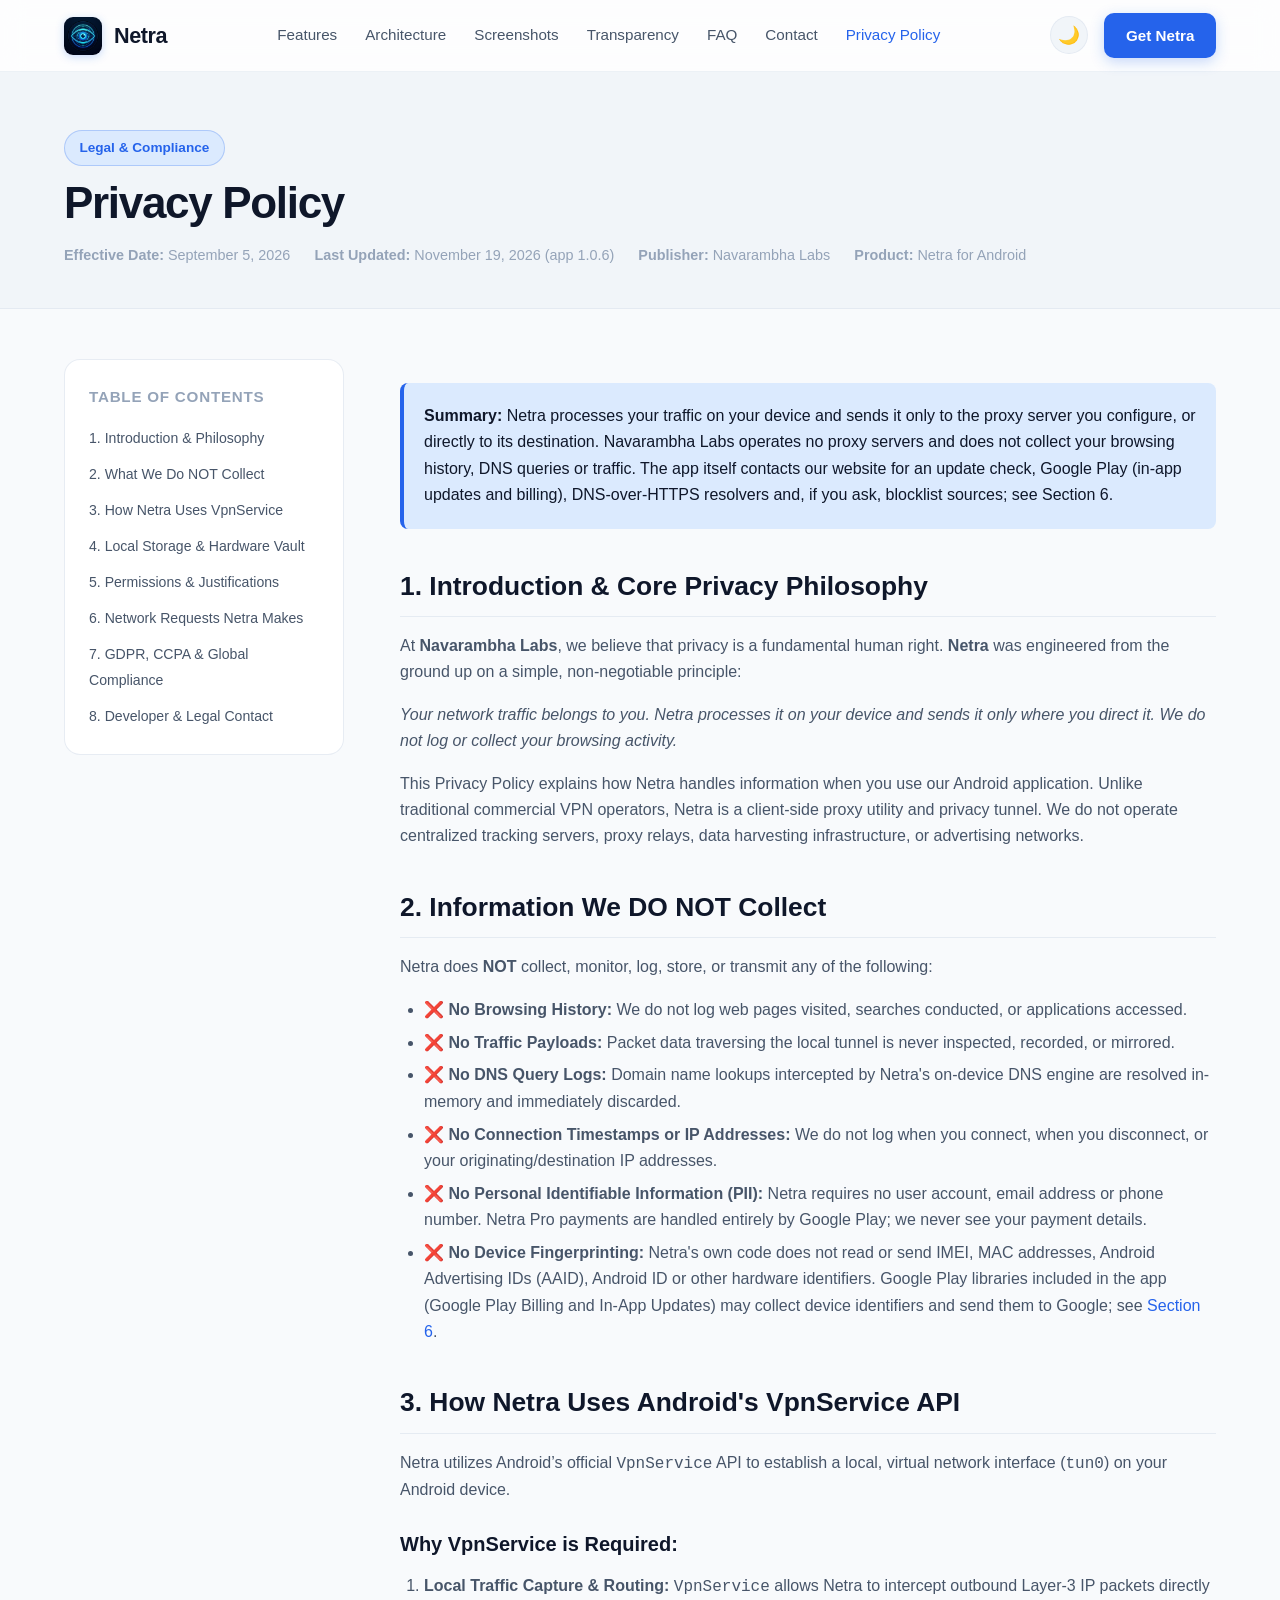
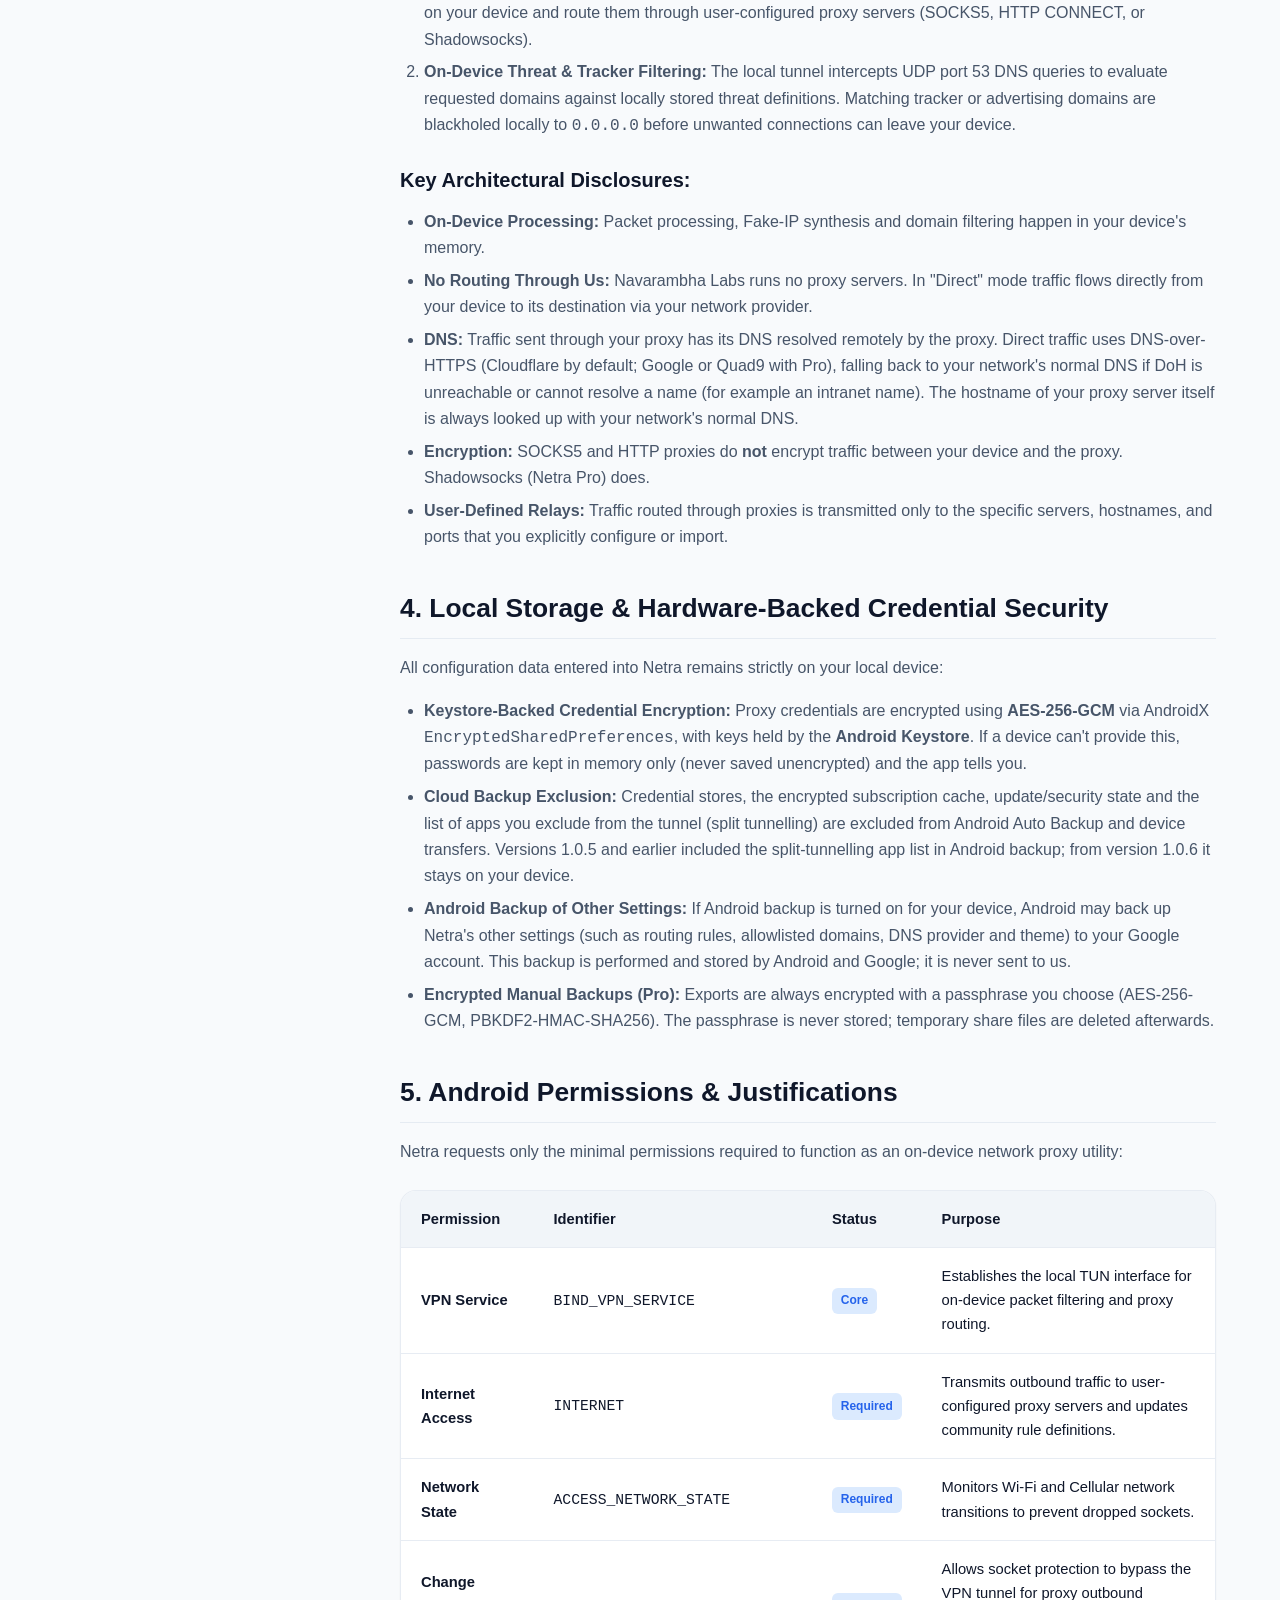
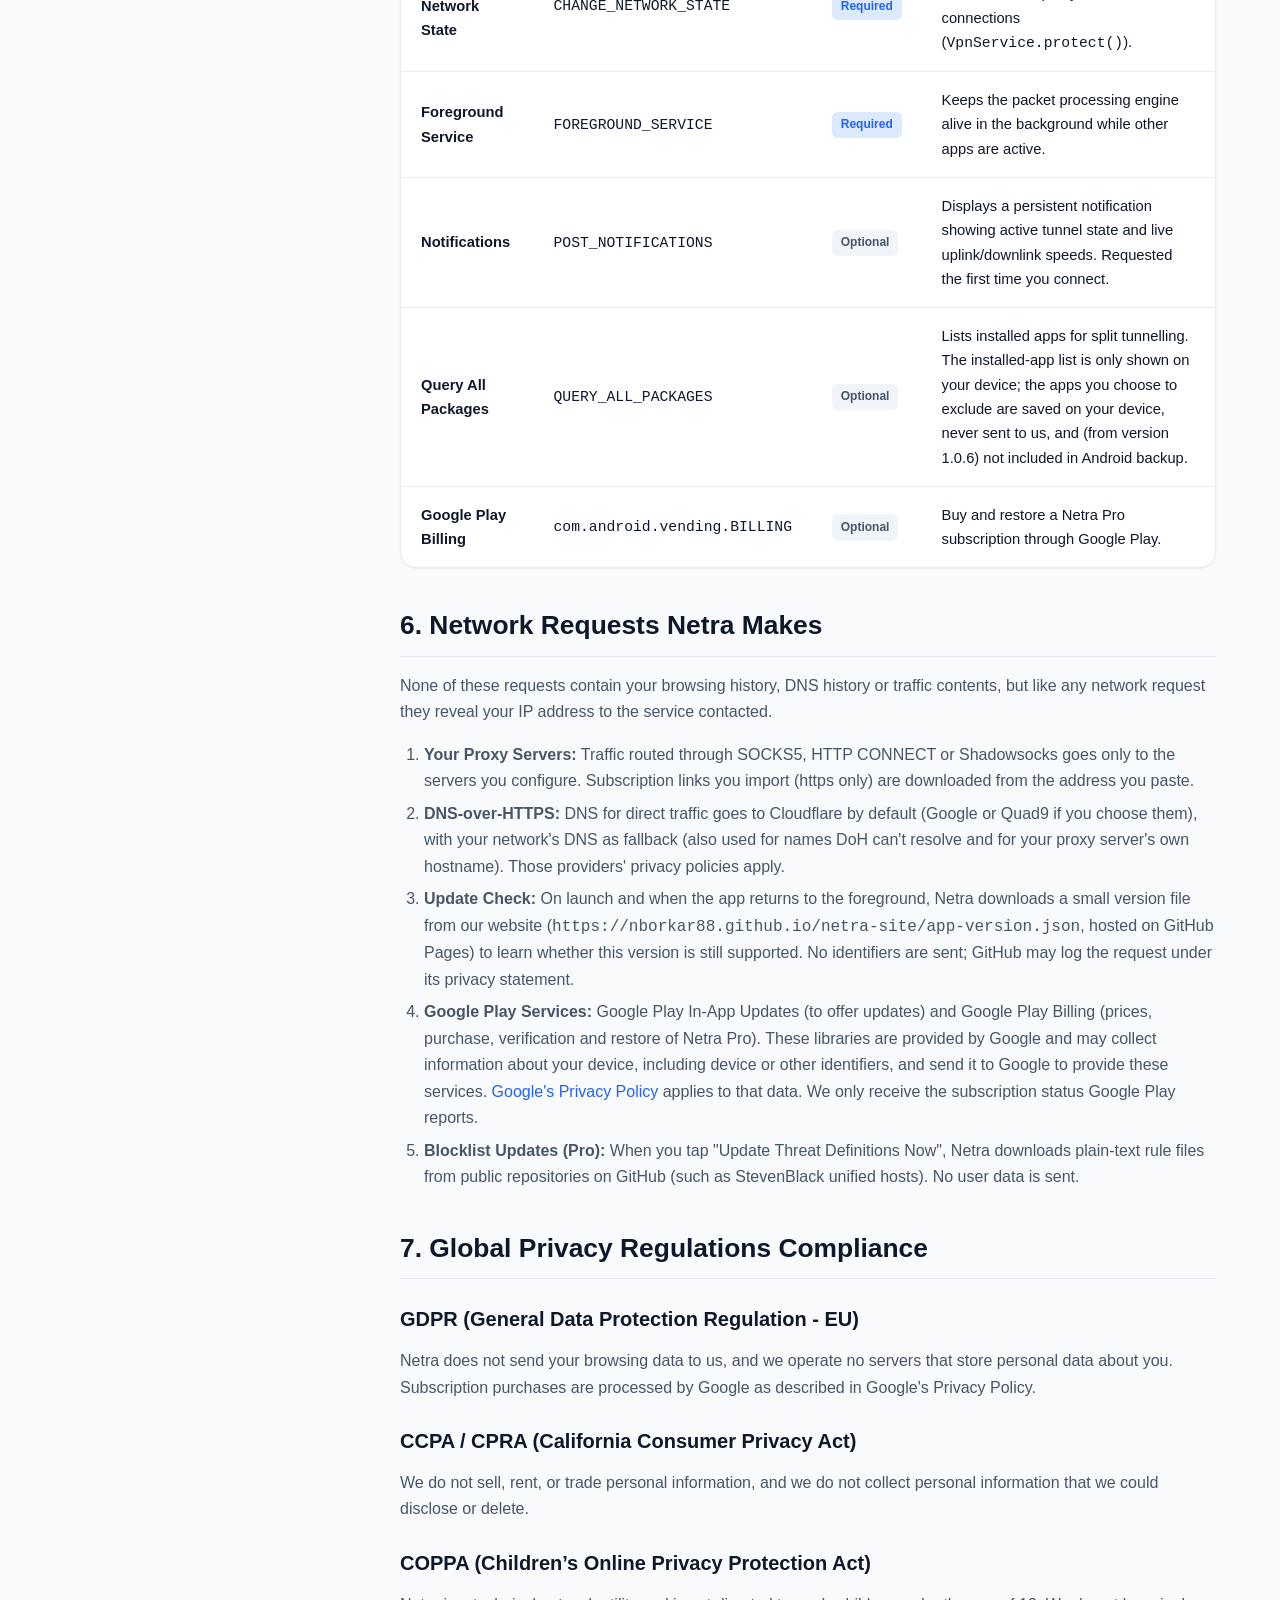
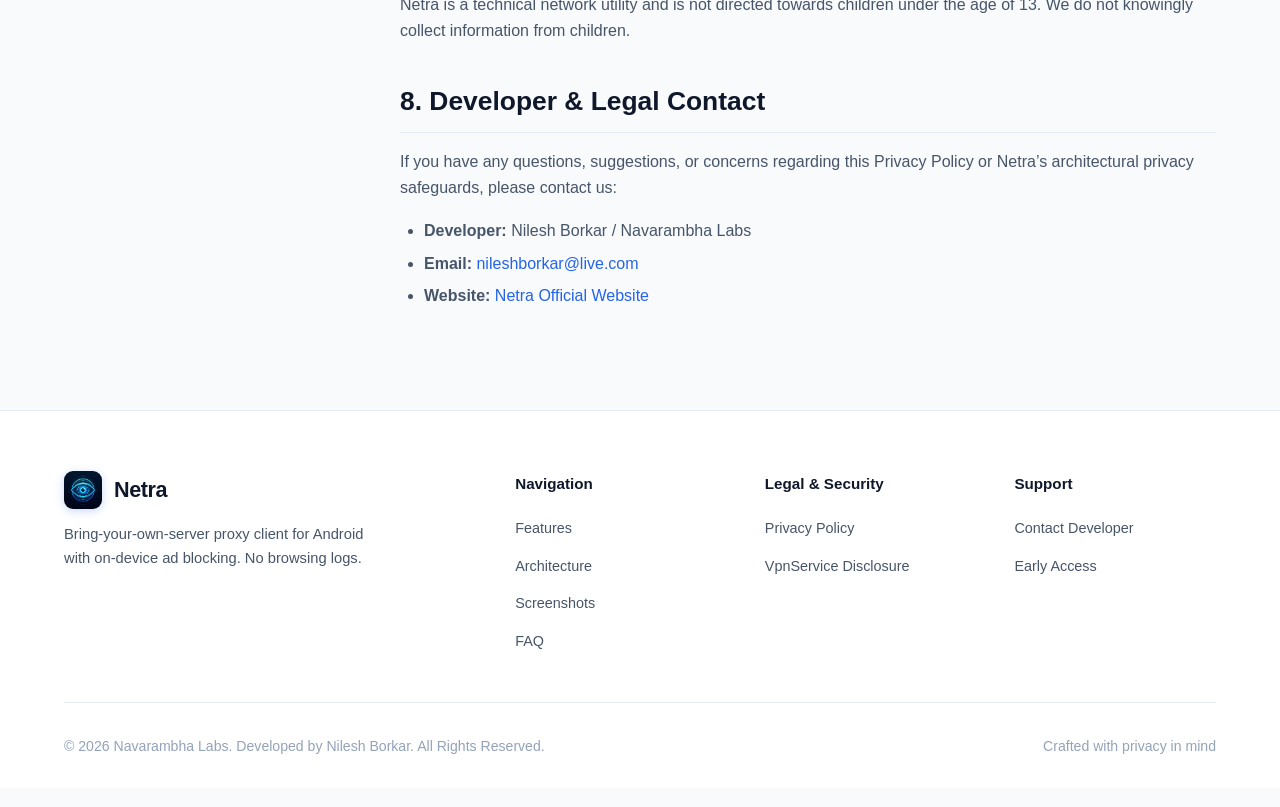
<file: privacy.html>
<!DOCTYPE html>
<html lang="en">
<head>
  <meta charset="UTF-8">
  <meta name="viewport" content="width=device-width, initial-scale=1.0">
  <title>Privacy Policy — Netra Privacy Tunnel & Network Proxy</title>
  <meta name="description" content="Privacy Policy for Netra, a bring-your-own-server proxy client for Android: what stays on your device, and every network request the app makes.">
  <meta name="robots" content="index, follow">
  <meta name="author" content="Navarambha Labs">
  <link rel="canonical" href="https://nborkar88.github.io/netra-site/privacy.html">

  <!-- Open Graph -->
  <meta property="og:type" content="website">
  <meta property="og:title" content="Netra Privacy Policy">
  <meta property="og:description" content="We don't collect your browsing data. This policy lists every network request Netra makes.">
  <meta property="og:url" content="https://nborkar88.github.io/netra-site/privacy.html">
  <meta property="og:image" content="https://nborkar88.github.io/netra-site/assets/icon_512.png">

  <!-- Favicon -->
  <link rel="icon" type="image/png" href="assets/icon_512.png">
  <link rel="stylesheet" href="css/style.css">
</head>
<body>

  <!-- Navigation Bar -->
  <header class="navbar">
    <div class="container">
      <a href="index.html" class="brand">
        <img src="assets/icon_512.png" alt="Netra Icon" class="brand-icon">
        <span>Netra</span>
      </a>

      <nav>
        <ul class="nav-links" id="navLinks">
          <li><a href="index.html#features">Features</a></li>
          <li><a href="index.html#architecture">Architecture</a></li>
          <li><a href="index.html#screenshots">Screenshots</a></li>
          <li><a href="index.html#transparency">Transparency</a></li>
          <li><a href="index.html#faq">FAQ</a></li>
          <li><a href="index.html#contact">Contact</a></li>
          <li><a href="privacy.html" class="active">Privacy Policy</a></li>
        </ul>
      </nav>

      <div class="nav-actions">
        <button id="themeToggleBtn" class="theme-toggle-btn" aria-label="Toggle Theme">🌙</button>
        <a href="index.html#download" class="btn btn-primary">Get Netra</a>
        <button id="mobileToggle" class="mobile-toggle" aria-label="Toggle navigation">☰</button>
      </div>
    </div>
  </header>

  <!-- Legal Header -->
  <section class="legal-header">
    <div class="container">
      <div class="badge-pill">Legal & Compliance</div>
      <h1 class="hero-title" style="margin-top: 0.75rem; font-size: 2.75rem;">Privacy Policy</h1>
      <div class="legal-meta">
        <span><strong>Effective Date:</strong> September 5, 2026</span>
        <span><strong>Last Updated:</strong> November 19, 2026 (app 1.0.6)</span>
        <span><strong>Publisher:</strong> Navarambha Labs</span>
        <span><strong>Product:</strong> Netra for Android</span>
      </div>
    </div>
  </section>

  <!-- Legal Body -->
  <main class="legal-body">
    <div class="container">
      <div class="legal-grid">
        
        <!-- Table of Contents Sticky Sidebar -->
        <aside class="legal-toc">
          <h4>Table of Contents</h4>
          <ul>
            <li><a href="#intro">1. Introduction & Philosophy</a></li>
            <li><a href="#zerolog">2. What We Do NOT Collect</a></li>
            <li><a href="#vpnservice">3. How Netra Uses VpnService</a></li>
            <li><a href="#security">4. Local Storage & Hardware Vault</a></li>
            <li><a href="#permissions">5. Permissions & Justifications</a></li>
            <li><a href="#thirdparty">6. Network Requests Netra Makes</a></li>
            <li><a href="#regulations">7. GDPR, CCPA & Global Compliance</a></li>
            <li><a href="#contact">8. Developer & Legal Contact</a></li>
          </ul>
        </aside>

        <!-- Content Area -->
        <article class="legal-content">
          
          <div class="callout-box">
            <strong>Summary:</strong> Netra processes your traffic on your device and sends it only to the proxy server you configure, or directly to its destination. Navarambha Labs operates no proxy servers and does not collect your browsing history, DNS queries or traffic. The app itself contacts our website for an update check, Google Play (in-app updates and billing), DNS-over-HTTPS resolvers and, if you ask, blocklist sources; see Section 6.
          </div>

          <h2 id="intro">1. Introduction & Core Privacy Philosophy</h2>
          <p>At <strong>Navarambha Labs</strong>, we believe that privacy is a fundamental human right. <strong>Netra</strong> was engineered from the ground up on a simple, non-negotiable principle:</p>
          <p><em>Your network traffic belongs to you. Netra processes it on your device and sends it only where you direct it. We do not log or collect your browsing activity.</em></p>
          <p>This Privacy Policy explains how Netra handles information when you use our Android application. Unlike traditional commercial VPN operators, Netra is a client-side proxy utility and privacy tunnel. We do not operate centralized tracking servers, proxy relays, data harvesting infrastructure, or advertising networks.</p>

          <h2 id="zerolog">2. Information We DO NOT Collect</h2>
          <p>Netra does <strong>NOT</strong> collect, monitor, log, store, or transmit any of the following:</p>
          <ul>
            <li>❌ <strong>No Browsing History:</strong> We do not log web pages visited, searches conducted, or applications accessed.</li>
            <li>❌ <strong>No Traffic Payloads:</strong> Packet data traversing the local tunnel is never inspected, recorded, or mirrored.</li>
            <li>❌ <strong>No DNS Query Logs:</strong> Domain name lookups intercepted by Netra's on-device DNS engine are resolved in-memory and immediately discarded.</li>
            <li>❌ <strong>No Connection Timestamps or IP Addresses:</strong> We do not log when you connect, when you disconnect, or your originating/destination IP addresses.</li>
            <li>❌ <strong>No Personal Identifiable Information (PII):</strong> Netra requires no user account, email address or phone number. Netra Pro payments are handled entirely by Google Play; we never see your payment details.</li>
            <li>❌ <strong>No Device Fingerprinting:</strong> Netra's own code does not read or send IMEI, MAC addresses, Android Advertising IDs (AAID), Android ID or other hardware identifiers. Google Play libraries included in the app (Google Play Billing and In-App Updates) may collect device identifiers and send them to Google; see <a href="#thirdparty">Section 6</a>.</li>
          </ul>

          <h2 id="vpnservice">3. How Netra Uses Android's VpnService API</h2>
          <p>Netra utilizes Android’s official <code>VpnService</code> API to establish a local, virtual network interface (<code>tun0</code>) on your Android device.</p>
          
          <h3>Why VpnService is Required:</h3>
          <ol>
            <li><strong>Local Traffic Capture & Routing:</strong> <code>VpnService</code> allows Netra to intercept outbound Layer-3 IP packets directly on your device and route them through user-configured proxy servers (SOCKS5, HTTP CONNECT, or Shadowsocks).</li>
            <li><strong>On-Device Threat & Tracker Filtering:</strong> The local tunnel intercepts UDP port 53 DNS queries to evaluate requested domains against locally stored threat definitions. Matching tracker or advertising domains are blackholed locally to <code>0.0.0.0</code> before unwanted connections can leave your device.</li>
          </ol>

          <h3>Key Architectural Disclosures:</h3>
          <ul>
            <li><strong>On-Device Processing:</strong> Packet processing, Fake-IP synthesis and domain filtering happen in your device's memory.</li>
            <li><strong>No Routing Through Us:</strong> Navarambha Labs runs no proxy servers. In "Direct" mode traffic flows directly from your device to its destination via your network provider.</li>
            <li><strong>DNS:</strong> Traffic sent through your proxy has its DNS resolved remotely by the proxy. Direct traffic uses DNS-over-HTTPS (Cloudflare by default; Google or Quad9 with Pro), falling back to your network's normal DNS if DoH is unreachable or cannot resolve a name (for example an intranet name). The hostname of your proxy server itself is always looked up with your network's normal DNS.</li>
            <li><strong>Encryption:</strong> SOCKS5 and HTTP proxies do <strong>not</strong> encrypt traffic between your device and the proxy. Shadowsocks (Netra Pro) does.</li>
            <li><strong>User-Defined Relays:</strong> Traffic routed through proxies is transmitted only to the specific servers, hostnames, and ports that you explicitly configure or import.</li>
          </ul>

          <h2 id="security">4. Local Storage & Hardware-Backed Credential Security</h2>
          <p>All configuration data entered into Netra remains strictly on your local device:</p>
          <ul>
            <li><strong>Keystore-Backed Credential Encryption:</strong> Proxy credentials are encrypted using <strong>AES-256-GCM</strong> via AndroidX <code>EncryptedSharedPreferences</code>, with keys held by the <strong>Android Keystore</strong>. If a device can't provide this, passwords are kept in memory only (never saved unencrypted) and the app tells you.</li>
            <li><strong>Cloud Backup Exclusion:</strong> Credential stores, the encrypted subscription cache, update/security state and the list of apps you exclude from the tunnel (split tunnelling) are excluded from Android Auto Backup and device transfers. Versions 1.0.5 and earlier included the split-tunnelling app list in Android backup; from version 1.0.6 it stays on your device.</li>
            <li><strong>Android Backup of Other Settings:</strong> If Android backup is turned on for your device, Android may back up Netra's other settings (such as routing rules, allowlisted domains, DNS provider and theme) to your Google account. This backup is performed and stored by Android and Google; it is never sent to us.</li>
            <li><strong>Encrypted Manual Backups (Pro):</strong> Exports are always encrypted with a passphrase you choose (AES-256-GCM, PBKDF2-HMAC-SHA256). The passphrase is never stored; temporary share files are deleted afterwards.</li>
          </ul>

          <h2 id="permissions">5. Android Permissions & Justifications</h2>
          <p>Netra requests only the minimal permissions required to function as an on-device network proxy utility:</p>

          <div class="table-wrapper">
            <table>
              <thead>
                <tr>
                  <th>Permission</th>
                  <th>Identifier</th>
                  <th>Status</th>
                  <th>Purpose</th>
                </tr>
              </thead>
              <tbody>
                <tr>
                  <td><strong>VPN Service</strong></td>
                  <td><code>BIND_VPN_SERVICE</code></td>
                  <td><span class="badge-tag badge-required">Core</span></td>
                  <td>Establishes the local TUN interface for on-device packet filtering and proxy routing.</td>
                </tr>
                <tr>
                  <td><strong>Internet Access</strong></td>
                  <td><code>INTERNET</code></td>
                  <td><span class="badge-tag badge-required">Required</span></td>
                  <td>Transmits outbound traffic to user-configured proxy servers and updates community rule definitions.</td>
                </tr>
                <tr>
                  <td><strong>Network State</strong></td>
                  <td><code>ACCESS_NETWORK_STATE</code></td>
                  <td><span class="badge-tag badge-required">Required</span></td>
                  <td>Monitors Wi-Fi and Cellular network transitions to prevent dropped sockets.</td>
                </tr>
                <tr>
                  <td><strong>Change Network State</strong></td>
                  <td><code>CHANGE_NETWORK_STATE</code></td>
                  <td><span class="badge-tag badge-required">Required</span></td>
                  <td>Allows socket protection to bypass the VPN tunnel for proxy outbound connections (<code>VpnService.protect()</code>).</td>
                </tr>
                <tr>
                  <td><strong>Foreground Service</strong></td>
                  <td><code>FOREGROUND_SERVICE</code></td>
                  <td><span class="badge-tag badge-required">Required</span></td>
                  <td>Keeps the packet processing engine alive in the background while other apps are active.</td>
                </tr>
                <tr>
                  <td><strong>Notifications</strong></td>
                  <td><code>POST_NOTIFICATIONS</code></td>
                  <td><span class="badge-tag badge-optional">Optional</span></td>
                  <td>Displays a persistent notification showing active tunnel state and live uplink/downlink speeds. Requested the first time you connect.</td>
                </tr>
                <tr>
                  <td><strong>Query All Packages</strong></td>
                  <td><code>QUERY_ALL_PACKAGES</code></td>
                  <td><span class="badge-tag badge-optional">Optional</span></td>
                  <td>Lists installed apps for split tunnelling. The installed-app list is only shown on your device; the apps you choose to exclude are saved on your device, never sent to us, and (from version 1.0.6) not included in Android backup.</td>
                </tr>
                <tr>
                  <td><strong>Google Play Billing</strong></td>
                  <td><code>com.android.vending.BILLING</code></td>
                  <td><span class="badge-tag badge-optional">Optional</span></td>
                  <td>Buy and restore a Netra Pro subscription through Google Play.</td>
                </tr>
              </tbody>
            </table>
          </div>

          <h2 id="thirdparty">6. Network Requests Netra Makes</h2>
          <p>None of these requests contain your browsing history, DNS history or traffic contents, but like any network request they reveal your IP address to the service contacted.</p>
          <ol>
            <li><strong>Your Proxy Servers:</strong> Traffic routed through SOCKS5, HTTP CONNECT or Shadowsocks goes only to the servers you configure. Subscription links you import (https only) are downloaded from the address you paste.</li>
            <li><strong>DNS-over-HTTPS:</strong> DNS for direct traffic goes to Cloudflare by default (Google or Quad9 if you choose them), with your network's DNS as fallback (also used for names DoH can't resolve and for your proxy server's own hostname). Those providers' privacy policies apply.</li>
            <li><strong>Update Check:</strong> On launch and when the app returns to the foreground, Netra downloads a small version file from our website (<code>https://nborkar88.github.io/netra-site/app-version.json</code>, hosted on GitHub Pages) to learn whether this version is still supported. No identifiers are sent; GitHub may log the request under its privacy statement.</li>
            <li><strong>Google Play Services:</strong> Google Play In-App Updates (to offer updates) and Google Play Billing (prices, purchase, verification and restore of Netra Pro). These libraries are provided by Google and may collect information about your device, including device or other identifiers, and send it to Google to provide these services. <a href="https://policies.google.com/privacy" target="_blank" rel="noopener">Google's Privacy Policy</a> applies to that data. We only receive the subscription status Google Play reports.</li>
            <li><strong>Blocklist Updates (Pro):</strong> When you tap "Update Threat Definitions Now", Netra downloads plain-text rule files from public repositories on GitHub (such as StevenBlack unified hosts). No user data is sent.</li>
          </ol>

          <h2 id="regulations">7. Global Privacy Regulations Compliance</h2>
          
          <h3>GDPR (General Data Protection Regulation - EU)</h3>
          <p>Netra does not send your browsing data to us, and we operate no servers that store personal data about you. Subscription purchases are processed by Google as described in Google's Privacy Policy.</p>

          <h3>CCPA / CPRA (California Consumer Privacy Act)</h3>
          <p>We do not sell, rent, or trade personal information, and we do not collect personal information that we could disclose or delete.</p>

          <h3>COPPA (Children’s Online Privacy Protection Act)</h3>
          <p>Netra is a technical network utility and is not directed towards children under the age of 13. We do not knowingly collect information from children.</p>

          <h2 id="contact">8. Developer & Legal Contact</h2>
          <p>If you have any questions, suggestions, or concerns regarding this Privacy Policy or Netra’s architectural privacy safeguards, please contact us:</p>
          <ul>
            <li><strong>Developer:</strong> Nilesh Borkar / Navarambha Labs</li>
            <li><strong>Email:</strong> <a href="mailto:nileshborkar@live.com">nileshborkar@live.com</a></li>
            <li><strong>Website:</strong> <a href="index.html">Netra Official Website</a></li>
          </ul>

        </article>
      </div>
    </div>
  </main>

  <!-- Footer -->
  <footer>
    <div class="container">
      <div class="footer-grid">
        <div class="footer-brand">
          <div class="brand">
            <img src="assets/icon_512.png" alt="Netra Icon" class="brand-icon">
            <span>Netra</span>
          </div>
          <p>Bring-your-own-server proxy client for Android with on-device ad blocking. No browsing logs.</p>
        </div>

        <div class="footer-col">
          <h5>Navigation</h5>
          <ul>
            <li><a href="index.html#features">Features</a></li>
            <li><a href="index.html#architecture">Architecture</a></li>
            <li><a href="index.html#screenshots">Screenshots</a></li>
            <li><a href="index.html#faq">FAQ</a></li>
          </ul>
        </div>

        <div class="footer-col">
          <h5>Legal & Security</h5>
          <ul>
            <li><a href="privacy.html">Privacy Policy</a></li>
            <li><a href="index.html#transparency">VpnService Disclosure</a></li>
          </ul>
        </div>

        <div class="footer-col">
          <h5>Support</h5>
          <ul>
            <li><a href="mailto:nileshborkar@live.com">Contact Developer</a></li>
            <li><a href="index.html#download">Early Access</a></li>
          </ul>
        </div>
      </div>

      <div class="footer-bottom">
        <p>&copy; 2026 Navarambha Labs. Developed by Nilesh Borkar. All Rights Reserved.</p>
        <p>Crafted with privacy in mind</p>
      </div>
    </div>
  </footer>

  <script src="js/main.js"></script>
</body>
</html>
</file>
<file: css/style.css>
/* ==========================================================================
   Netra Official Product Website & Legal Portal Stylesheet
   Author: Navarambha Labs
   ========================================================================== */

:root {
  --primary: #2563eb;
  --primary-hover: #1d4ed8;
  --primary-light: #dbeafe;
  --primary-glow: rgba(37, 99, 235, 0.25);
  --success: #10b981;
  --success-light: #d1fae5;
  --warning: #f59e0b;
  --danger: #ef4444;
  --danger-light: #fee2e2;

  /* Light Mode (Default) */
  --bg: #f8fafc;
  --surface: #ffffff;
  --surface-alt: #f1f5f9;
  --card-bg: rgba(255, 255, 255, 0.85);
  --card-border: rgba(226, 232, 240, 0.8);
  --text-primary: #0f172a;
  --text-secondary: #475569;
  --text-muted: #94a3b8;
  --shadow-sm: 0 1px 2px 0 rgba(0, 0, 0, 0.05);
  --shadow-md: 0 4px 6px -1px rgba(0, 0, 0, 0.08), 0 2px 4px -2px rgba(0, 0, 0, 0.05);
  --shadow-lg: 0 10px 15px -3px rgba(0, 0, 0, 0.08), 0 4px 6px -4px rgba(0, 0, 0, 0.04);
  --shadow-xl: 0 20px 25px -5px rgba(0, 0, 0, 0.1), 0 8px 10px -6px rgba(0, 0, 0, 0.05);
  --nav-bg: rgba(255, 255, 255, 0.82);
  --nav-border: rgba(226, 232, 240, 0.6);
  --code-bg: #e2e8f0;
}

[data-theme="dark"] {
  --bg: #0b0f19;
  --surface: #111827;
  --surface-alt: #1f2937;
  --card-bg: rgba(17, 24, 39, 0.8);
  --card-border: rgba(55, 65, 81, 0.6);
  --text-primary: #f9fafb;
  --text-secondary: #9ca3af;
  --text-muted: #6b7280;
  --shadow-sm: 0 1px 2px 0 rgba(0, 0, 0, 0.5);
  --shadow-md: 0 4px 6px -1px rgba(0, 0, 0, 0.4);
  --shadow-lg: 0 10px 15px -3px rgba(0, 0, 0, 0.5);
  --shadow-xl: 0 20px 25px -5px rgba(0, 0, 0, 0.6);
  --nav-bg: rgba(11, 15, 25, 0.85);
  --nav-border: rgba(31, 41, 55, 0.8);
  --code-bg: #1f2937;
  --primary-light: rgba(37, 99, 235, 0.2);
  --success-light: rgba(16, 185, 129, 0.2);
  --danger-light: rgba(239, 68, 68, 0.2);
}

/* Base Resets */
*, *::before, *::after {
  box-sizing: border-box;
  margin: 0;
  padding: 0;
}

html {
  scroll-behavior: smooth;
  font-size: 16px;
  -webkit-font-smoothing: antialiased;
}

body {
  font-family: -apple-system, BlinkMacSystemFont, "Segoe UI", Roboto, "Helvetica Neue", Arial, sans-serif;
  background-color: var(--bg);
  color: var(--text-primary);
  line-height: 1.65;
  transition: background-color 0.3s ease, color 0.3s ease;
  overflow-x: hidden;
}

a {
  color: var(--primary);
  text-decoration: none;
  transition: color 0.2s ease;
}

a:hover {
  color: var(--primary-hover);
}

img {
  max-width: 100%;
  height: auto;
  display: block;
}

.container {
  width: 100%;
  max-width: 1200px;
  margin: 0 auto;
  padding: 0 1.5rem;
}

/* --------------------------------------------------------------------------
   Navigation Bar
   -------------------------------------------------------------------------- */
.navbar {
  position: fixed;
  top: 0;
  left: 0;
  right: 0;
  height: 72px;
  background: var(--nav-bg);
  backdrop-filter: blur(12px);
  -webkit-backdrop-filter: blur(12px);
  border-bottom: 1px solid var(--nav-border);
  z-index: 1000;
  transition: background 0.3s ease, border-color 0.3s ease;
}

.navbar .container {
  display: flex;
  align-items: center;
  justify-content: space-between;
  height: 100%;
}

.brand {
  display: flex;
  align-items: center;
  gap: 0.75rem;
  font-size: 1.35rem;
  font-weight: 700;
  color: var(--text-primary);
  letter-spacing: -0.02em;
}

.brand-icon {
  width: 38px;
  height: 38px;
  border-radius: 9px;
  box-shadow: 0 2px 8px var(--primary-glow);
}

.nav-links {
  display: flex;
  align-items: center;
  gap: 1.75rem;
  list-style: none;
}

.nav-links a {
  color: var(--text-secondary);
  font-weight: 500;
  font-size: 0.95rem;
  transition: color 0.2s ease;
}

.nav-links a:hover,
.nav-links a.active {
  color: var(--primary);
}

.nav-actions {
  display: flex;
  align-items: center;
  gap: 1rem;
}

.theme-toggle-btn {
  background: var(--surface-alt);
  border: 1px solid var(--card-border);
  color: var(--text-primary);
  width: 38px;
  height: 38px;
  border-radius: 50%;
  display: flex;
  align-items: center;
  justify-content: center;
  cursor: pointer;
  font-size: 1.1rem;
  transition: all 0.2s ease;
}

.theme-toggle-btn:hover {
  background: var(--primary-light);
  color: var(--primary);
}

.btn {
  display: inline-flex;
  align-items: center;
  justify-content: center;
  gap: 0.5rem;
  font-weight: 600;
  font-size: 0.95rem;
  padding: 0.65rem 1.35rem;
  border-radius: 10px;
  cursor: pointer;
  transition: all 0.2s ease;
  text-decoration: none;
  border: none;
}

.btn-primary {
  background: var(--primary);
  color: #ffffff !important;
  box-shadow: 0 4px 14px var(--primary-glow);
}

.btn-primary:hover {
  background: var(--primary-hover);
  transform: translateY(-1px);
  box-shadow: 0 6px 18px var(--primary-glow);
}

.btn-secondary {
  background: var(--surface);
  color: var(--text-primary);
  border: 1px solid var(--card-border);
}

.btn-secondary:hover {
  background: var(--surface-alt);
  border-color: var(--text-muted);
}

.btn-outline {
  background: transparent;
  color: var(--primary);
  border: 1.5px solid var(--primary);
}

.btn-outline:hover {
  background: var(--primary-light);
}

.mobile-toggle {
  display: none;
  background: transparent;
  border: none;
  color: var(--text-primary);
  font-size: 1.5rem;
  cursor: pointer;
}

/* --------------------------------------------------------------------------
   Hero Section
   -------------------------------------------------------------------------- */
.hero {
  padding: 140px 0 80px;
  position: relative;
  overflow: hidden;
}

.hero::before {
  content: "";
  position: absolute;
  top: -150px;
  right: -100px;
  width: 500px;
  height: 500px;
  border-radius: 50%;
  background: radial-gradient(circle, var(--primary-glow) 0%, transparent 70%);
  pointer-events: none;
  z-index: 0;
}

.hero-grid {
  display: grid;
  grid-template-columns: 1.15fr 0.85fr;
  gap: 3.5rem;
  align-items: center;
  position: relative;
  z-index: 1;
}

.hero-content {
  display: flex;
  flex-direction: column;
  gap: 1.5rem;
}

.badge-pill {
  display: inline-flex;
  align-items: center;
  gap: 0.5rem;
  padding: 0.35rem 0.9rem;
  background: var(--primary-light);
  color: var(--primary);
  font-size: 0.85rem;
  font-weight: 600;
  border-radius: 9999px;
  width: fit-content;
  border: 1px solid var(--primary-glow);
}

.hero-title {
  font-size: 3.25rem;
  font-weight: 800;
  line-height: 1.15;
  letter-spacing: -0.03em;
}

.gradient-text {
  background: linear-gradient(135deg, #2563eb 0%, #6366f1 50%, #10b981 100%);
  -webkit-background-clip: text;
  -webkit-text-fill-color: transparent;
}

.hero-subtitle {
  font-size: 1.2rem;
  color: var(--text-secondary);
  line-height: 1.6;
}

.hero-cta {
  display: flex;
  flex-wrap: wrap;
  gap: 1rem;
  margin-top: 0.5rem;
}

.hero-metrics {
  display: grid;
  grid-template-columns: repeat(4, 1fr);
  gap: 1.25rem;
  padding-top: 1.5rem;
  border-top: 1px solid var(--card-border);
}

.metric-item {
  display: flex;
  flex-direction: column;
}

.metric-val {
  font-size: 1.6rem;
  font-weight: 800;
  color: var(--primary);
}

.metric-lbl {
  font-size: 0.8rem;
  color: var(--text-muted);
  text-transform: uppercase;
  letter-spacing: 0.05em;
  font-weight: 600;
}

/* Phone Mockup Frame */
.hero-mockup {
  display: flex;
  justify-content: center;
  position: relative;
}

.phone-frame {
  width: 290px;
  background: #1e293b;
  border: 8px solid #334155;
  border-radius: 42px;
  box-shadow: var(--shadow-xl), 0 25px 50px -12px rgba(37, 99, 235, 0.25);
  overflow: hidden;
  position: relative;
}

.phone-screen {
  width: 100%;
  height: auto;
  border-radius: 34px;
}

/* --------------------------------------------------------------------------
   Section Common
   -------------------------------------------------------------------------- */
section {
  padding: 80px 0;
  position: relative;
}

.section-header {
  text-align: center;
  max-width: 720px;
  margin: 0 auto 3.5rem;
}

.section-header h2 {
  font-size: 2.35rem;
  font-weight: 800;
  letter-spacing: -0.02em;
  margin-bottom: 1rem;
}

.section-header p {
  font-size: 1.15rem;
  color: var(--text-secondary);
}

/* --------------------------------------------------------------------------
   Features Grid
   -------------------------------------------------------------------------- */
.features-grid {
  display: grid;
  grid-template-columns: repeat(auto-fit, minmax(340px, 1fr));
  gap: 1.75rem;
}

.feature-card {
  background: var(--card-bg);
  border: 1px solid var(--card-border);
  border-radius: 18px;
  padding: 2rem;
  backdrop-filter: blur(8px);
  box-shadow: var(--shadow-sm);
  transition: transform 0.25s ease, box-shadow 0.25s ease, border-color 0.25s ease;
  display: flex;
  flex-direction: column;
  gap: 1rem;
}

.feature-card:hover {
  transform: translateY(-4px);
  box-shadow: var(--shadow-lg);
  border-color: var(--primary);
}

.feature-icon-wrapper {
  width: 52px;
  height: 52px;
  border-radius: 14px;
  display: flex;
  align-items: center;
  justify-content: center;
  font-size: 1.5rem;
}

.icon-blue { background: var(--primary-light); color: var(--primary); }
.icon-green { background: var(--success-light); color: var(--success); }
.icon-red { background: var(--danger-light); color: var(--danger); }
.icon-purple { background: rgba(99, 102, 241, 0.18); color: #6366f1; }
.icon-orange { background: rgba(245, 158, 11, 0.18); color: #f59e0b; }
.icon-cyan { background: rgba(6, 182, 212, 0.18); color: #06b6d4; }

.feature-card h3 {
  font-size: 1.25rem;
  font-weight: 700;
}

.feature-card p {
  color: var(--text-secondary);
  font-size: 0.95rem;
  line-height: 1.6;
}

.feature-tag {
  align-self: flex-start;
  margin-top: auto;
  font-size: 0.75rem;
  font-weight: 700;
  text-transform: uppercase;
  padding: 0.25rem 0.6rem;
  border-radius: 6px;
  background: var(--surface-alt);
  color: var(--text-muted);
}

/* --------------------------------------------------------------------------
   Architecture Pipeline Visual
   -------------------------------------------------------------------------- */
.arch-card {
  background: var(--surface);
  border: 1px solid var(--card-border);
  border-radius: 20px;
  padding: 2.5rem;
  box-shadow: var(--shadow-md);
}

.pipeline-diagram {
  display: flex;
  flex-wrap: wrap;
  align-items: center;
  justify-content: space-between;
  gap: 1rem;
  margin-top: 2rem;
}

.pipeline-step {
  flex: 1;
  min-width: 170px;
  background: var(--surface-alt);
  border: 1px solid var(--card-border);
  border-radius: 14px;
  padding: 1.25rem;
  text-align: center;
}

.pipeline-step .step-num {
  font-size: 0.75rem;
  font-weight: 700;
  color: var(--primary);
  text-transform: uppercase;
}

.pipeline-step h4 {
  font-size: 1.05rem;
  margin: 0.4rem 0;
}

.pipeline-step p {
  font-size: 0.82rem;
  color: var(--text-secondary);
}

.pipeline-arrow {
  font-size: 1.4rem;
  color: var(--primary);
  font-weight: bold;
}

/* --------------------------------------------------------------------------
   Screenshots Gallery
   -------------------------------------------------------------------------- */
.gallery-nav {
  display: flex;
  justify-content: center;
  gap: 0.75rem;
  margin-bottom: 2.5rem;
  flex-wrap: wrap;
}

.gallery-tab {
  padding: 0.6rem 1.25rem;
  border-radius: 30px;
  background: var(--surface-alt);
  border: 1px solid var(--card-border);
  color: var(--text-secondary);
  font-weight: 600;
  font-size: 0.9rem;
  cursor: pointer;
  transition: all 0.2s ease;
}

.gallery-tab.active,
.gallery-tab:hover {
  background: var(--primary);
  color: #ffffff;
  border-color: var(--primary);
}

.screenshots-grid {
  display: grid;
  grid-template-columns: repeat(auto-fit, minmax(240px, 1fr));
  gap: 2rem;
  align-items: start;
}

.screenshot-card {
  background: var(--card-bg);
  border: 1px solid var(--card-border);
  border-radius: 24px;
  padding: 1rem;
  box-shadow: var(--shadow-md);
  text-align: center;
  transition: transform 0.25s ease, box-shadow 0.25s ease;
  cursor: pointer;
}

.screenshot-card:hover {
  transform: translateY(-5px);
  box-shadow: var(--shadow-xl);
}

.screenshot-card img {
  border-radius: 16px;
  width: 100%;
  object-fit: cover;
  border: 1px solid var(--card-border);
}

.screenshot-card figcaption {
  margin-top: 1rem;
  font-size: 0.95rem;
  font-weight: 600;
  color: var(--text-primary);
}

.screenshot-card .caption-sub {
  font-size: 0.8rem;
  color: var(--text-muted);
  font-weight: 400;
}

/* --------------------------------------------------------------------------
   Modal Lightbox
   -------------------------------------------------------------------------- */
.lightbox-modal {
  display: none;
  position: fixed;
  top: 0;
  left: 0;
  width: 100%;
  height: 100%;
  background: rgba(0, 0, 0, 0.85);
  backdrop-filter: blur(8px);
  z-index: 2000;
  align-items: center;
  justify-content: center;
  padding: 2rem;
}

.lightbox-modal.open {
  display: flex;
}

.lightbox-content {
  max-width: 90vw;
  max-height: 90vh;
  position: relative;
}

.lightbox-content img {
  max-width: 100%;
  max-height: 85vh;
  border-radius: 16px;
  box-shadow: 0 20px 40px rgba(0, 0, 0, 0.5);
}

.lightbox-close {
  position: absolute;
  top: -45px;
  right: 0;
  background: transparent;
  border: none;
  color: #ffffff;
  font-size: 2rem;
  cursor: pointer;
}

/* --------------------------------------------------------------------------
   Google Play Compliance & Transparency Table
   -------------------------------------------------------------------------- */
.table-wrapper {
  overflow-x: auto;
  border-radius: 16px;
  border: 1px solid var(--card-border);
  box-shadow: var(--shadow-sm);
  background: var(--surface);
  margin-top: 1.5rem;
}

table {
  width: 100%;
  border-collapse: collapse;
  text-align: left;
}

th, td {
  padding: 1rem 1.25rem;
  border-bottom: 1px solid var(--card-border);
  font-size: 0.92rem;
}

th {
  background: var(--surface-alt);
  font-weight: 700;
  color: var(--text-primary);
}

tr:last-child td {
  border-bottom: none;
}

.badge-tag {
  display: inline-block;
  padding: 0.2rem 0.55rem;
  font-size: 0.75rem;
  font-weight: 600;
  border-radius: 6px;
}

.badge-required { background: var(--primary-light); color: var(--primary); }
.badge-optional { background: var(--surface-alt); color: var(--text-secondary); }

/* --------------------------------------------------------------------------
   FAQ Section (Accordion)
   -------------------------------------------------------------------------- */
.faq-list {
  max-width: 820px;
  margin: 0 auto;
  display: flex;
  flex-direction: column;
  gap: 1rem;
}

.faq-item {
  background: var(--surface);
  border: 1px solid var(--card-border);
  border-radius: 14px;
  overflow: hidden;
  transition: border-color 0.2s ease;
}

.faq-question {
  width: 100%;
  padding: 1.25rem 1.5rem;
  text-align: left;
  background: none;
  border: none;
  font-size: 1.05rem;
  font-weight: 600;
  color: var(--text-primary);
  cursor: pointer;
  display: flex;
  align-items: center;
  justify-content: space-between;
  gap: 1rem;
}

.faq-icon {
  font-size: 1.2rem;
  transition: transform 0.25s ease;
  color: var(--primary);
}

.faq-answer {
  max-height: 0;
  overflow: hidden;
  padding: 0 1.5rem;
  transition: max-height 0.3s ease, padding 0.3s ease;
  color: var(--text-secondary);
  font-size: 0.95rem;
  line-height: 1.6;
}

.faq-item.active .faq-answer {
  max-height: 300px;
  padding: 0 1.5rem 1.25rem;
}

.faq-item.active .faq-icon {
  transform: rotate(45deg);
}

/* --------------------------------------------------------------------------
   About & Contact Us
   -------------------------------------------------------------------------- */
.contact-grid {
  display: grid;
  grid-template-columns: 1fr 1fr;
  gap: 3rem;
  align-items: start;
}

.contact-info {
  display: flex;
  flex-direction: column;
  gap: 1.5rem;
}

.contact-card {
  display: flex;
  align-items: center;
  gap: 1.25rem;
  padding: 1.25rem;
  background: var(--surface);
  border: 1px solid var(--card-border);
  border-radius: 14px;
}

.contact-card-icon {
  width: 48px;
  height: 48px;
  border-radius: 12px;
  display: flex;
  align-items: center;
  justify-content: center;
  background: var(--primary-light);
  color: var(--primary);
  font-size: 1.3rem;
}

.contact-form {
  background: var(--surface);
  border: 1px solid var(--card-border);
  border-radius: 18px;
  padding: 2rem;
  display: flex;
  flex-direction: column;
  gap: 1.25rem;
  box-shadow: var(--shadow-sm);
}

.form-group {
  display: flex;
  flex-direction: column;
  gap: 0.4rem;
}

.form-group label {
  font-size: 0.88rem;
  font-weight: 600;
  color: var(--text-primary);
}

.form-control {
  width: 100%;
  padding: 0.75rem 1rem;
  border-radius: 10px;
  border: 1px solid var(--card-border);
  background: var(--bg);
  color: var(--text-primary);
  font-size: 0.95rem;
  font-family: inherit;
  transition: border-color 0.2s ease;
}

.form-control:focus {
  outline: none;
  border-color: var(--primary);
  box-shadow: 0 0 0 3px var(--primary-glow);
}

textarea.form-control {
  min-height: 120px;
  resize: vertical;
}

/* --------------------------------------------------------------------------
   Privacy Policy Page Specifics
   -------------------------------------------------------------------------- */
.legal-header {
  padding: 130px 0 40px;
  background: var(--surface-alt);
  border-bottom: 1px solid var(--card-border);
}

.legal-meta {
  display: flex;
  gap: 1.5rem;
  margin-top: 1rem;
  font-size: 0.9rem;
  color: var(--text-muted);
}

.legal-body {
  padding: 50px 0 80px;
}

.legal-grid {
  display: grid;
  grid-template-columns: 280px 1fr;
  gap: 3.5rem;
  align-items: start;
}

.legal-toc {
  position: sticky;
  top: 100px;
  background: var(--surface);
  border: 1px solid var(--card-border);
  border-radius: 16px;
  padding: 1.5rem;
}

.legal-toc h4 {
  font-size: 0.95rem;
  text-transform: uppercase;
  letter-spacing: 0.05em;
  margin-bottom: 1rem;
  color: var(--text-muted);
}

.legal-toc ul {
  list-style: none;
  display: flex;
  flex-direction: column;
  gap: 0.6rem;
}

.legal-toc a {
  font-size: 0.88rem;
  color: var(--text-secondary);
}

.legal-toc a:hover {
  color: var(--primary);
}

.legal-content h2 {
  font-size: 1.65rem;
  margin: 2.25rem 0 1rem;
  padding-bottom: 0.5rem;
  border-bottom: 1px solid var(--card-border);
}

.legal-content h3 {
  font-size: 1.25rem;
  margin: 1.5rem 0 0.75rem;
}

.legal-content p {
  margin-bottom: 1rem;
  color: var(--text-secondary);
}

.legal-content ul, .legal-content ol {
  margin: 0.5rem 0 1.25rem 1.5rem;
  color: var(--text-secondary);
}

.legal-content li {
  margin-bottom: 0.4rem;
}

.callout-box {
  background: var(--primary-light);
  border-left: 4px solid var(--primary);
  border-radius: 8px;
  padding: 1.25rem;
  margin: 1.5rem 0;
  color: var(--text-primary);
  font-weight: 500;
}

/* --------------------------------------------------------------------------
   Footer
   -------------------------------------------------------------------------- */
footer {
  background: var(--surface);
  border-top: 1px solid var(--card-border);
  padding: 60px 0 30px;
}

.footer-grid {
  display: grid;
  grid-template-columns: 2fr 1fr 1fr 1fr;
  gap: 3rem;
  margin-bottom: 3rem;
}

.footer-brand p {
  margin-top: 0.8rem;
  color: var(--text-secondary);
  font-size: 0.92rem;
  max-width: 320px;
}

.footer-col h5 {
  font-size: 0.95rem;
  font-weight: 700;
  margin-bottom: 1.2rem;
  color: var(--text-primary);
}

.footer-col ul {
  list-style: none;
  display: flex;
  flex-direction: column;
  gap: 0.7rem;
}

.footer-col a {
  color: var(--text-secondary);
  font-size: 0.9rem;
}

.footer-col a:hover {
  color: var(--primary);
}

.footer-bottom {
  padding-top: 2rem;
  border-top: 1px solid var(--card-border);
  display: flex;
  justify-content: space-between;
  align-items: center;
  font-size: 0.88rem;
  color: var(--text-muted);
  flex-wrap: wrap;
  gap: 1rem;
}

/* --------------------------------------------------------------------------
   Mobile Responsiveness
   -------------------------------------------------------------------------- */
@media (max-width: 992px) {
  .hero-grid {
    grid-template-columns: 1fr;
    text-align: center;
  }
  .hero-content {
    align-items: center;
  }
  .hero-cta {
    justify-content: center;
  }
  .hero-metrics {
    grid-template-columns: repeat(2, 1fr);
    width: 100%;
  }
  .contact-grid,
  .legal-grid {
    grid-template-columns: 1fr;
  }
  .legal-toc {
    display: none;
  }
  .footer-grid {
    grid-template-columns: 1fr 1fr;
  }
}

@media (max-width: 768px) {
  .mobile-toggle {
    display: block;
  }
  .nav-links {
    display: none;
    position: absolute;
    top: 72px;
    left: 0;
    right: 0;
    background: var(--surface);
    border-bottom: 1px solid var(--card-border);
    flex-direction: column;
    padding: 1.5rem;
    gap: 1.2rem;
    box-shadow: var(--shadow-lg);
  }
  .nav-links.open {
    display: flex;
  }
  .hero-title {
    font-size: 2.25rem;
  }
  .pipeline-diagram {
    flex-direction: column;
  }
  .pipeline-arrow {
    transform: rotate(90deg);
  }
  .footer-grid {
    grid-template-columns: 1fr;
    gap: 2rem;
  }
}
</file>
